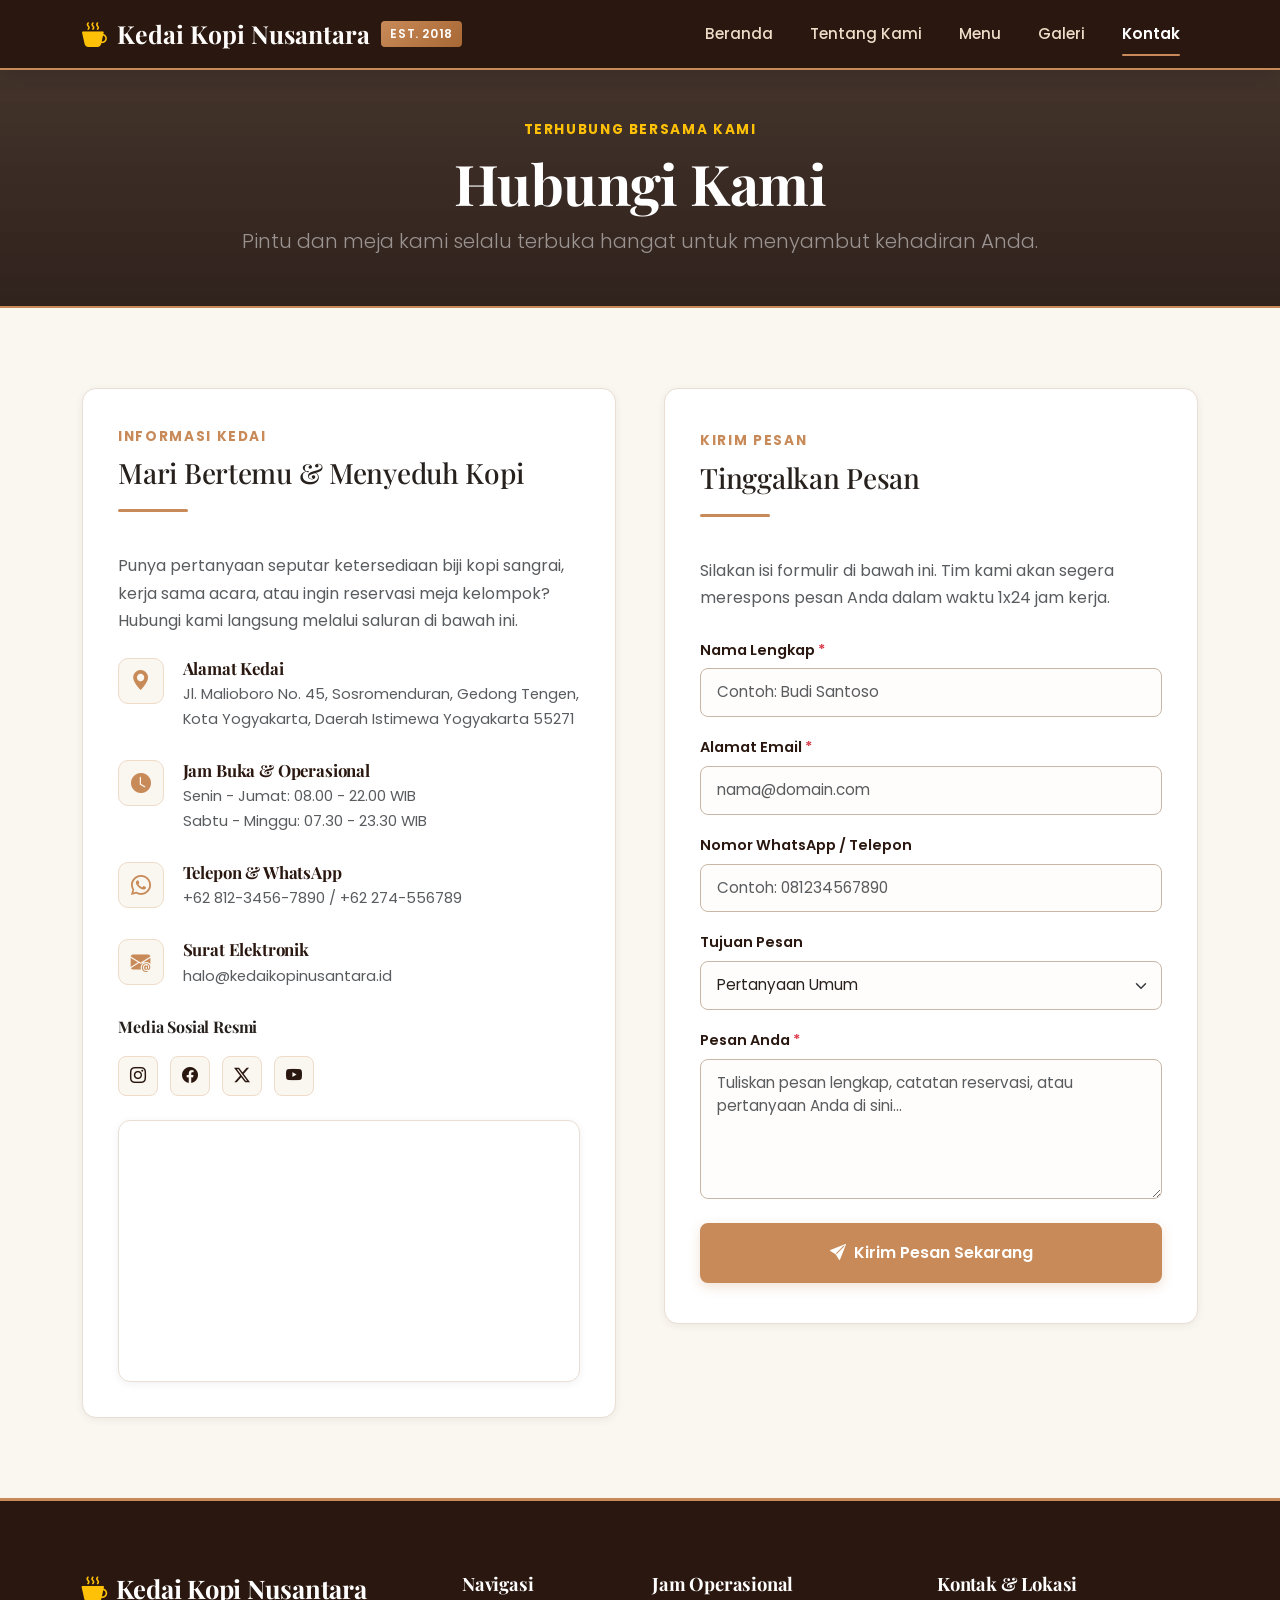
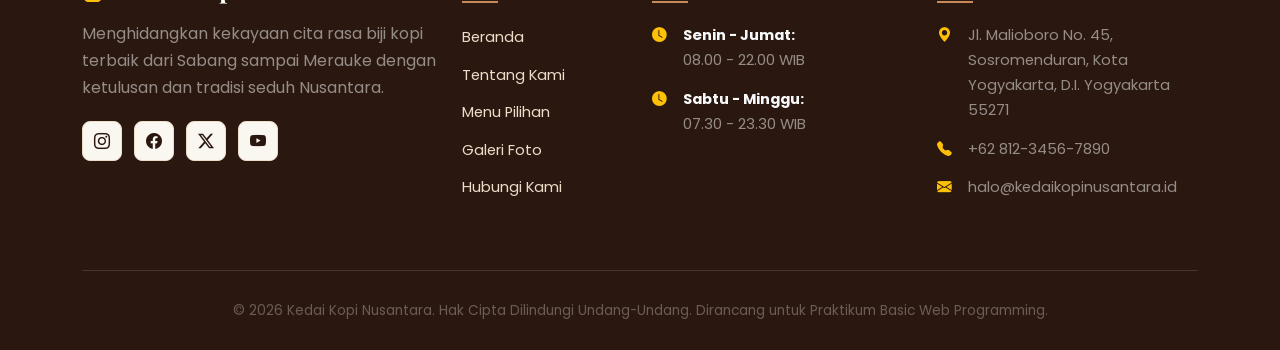
<file: contact.html>
<!DOCTYPE html>
<html lang="id">
<head>
  <meta charset="UTF-8">
  <meta name="viewport" content="width=device-width, initial-scale=1.0">
  <meta name="description" content="Hubungi Kedai Kopi Nusantara - Alamat, peta lokasi, jam buka operasional, kontak WhatsApp, dan formulir kirim pesan atau reservasi.">
  <meta name="keywords" content="kontak kedai kopi, alamat kedai kopi malioboro yogyakarta, jam buka kedai kopi, reservasi meja kedai kopi">
  <title>Kedai Kopi Nusantara - Kontak</title>

  <!-- Google Fonts -->
  <link rel="preconnect" href="https://fonts.googleapis.com">
  <link rel="preconnect" href="https://fonts.gstatic.com" crossorigin>
  <link href="https://fonts.googleapis.com/css2?family=Playfair+Display:ital,wght@0,600;0,700;0,800;1,600&family=Poppins:wght@300;400;500;600;700&display=swap" rel="stylesheet">

  <!-- Bootstrap 5.3 CDN CSS -->
  <link href="https://cdn.jsdelivr.net/npm/bootstrap@5.3.3/dist/css/bootstrap.min.css" rel="stylesheet" integrity="sha384-QWTKZyjpPEjISv5WaRU9OFeRpok6YctnYmDr5pNlyT2bRjXh0JMhjY6hW+ALEwIH" crossorigin="anonymous">
  
  <!-- Bootstrap Icons CDN -->
  <link rel="stylesheet" href="https://cdn.jsdelivr.net/npm/bootstrap-icons@1.11.3/font/bootstrap-icons.min.css">

  <!-- Custom CSS -->
  <link rel="stylesheet" href="style.css">
</head>
<body>

  <!-- Header & Navigasi Semantik -->
  <header class="main-header">
    <nav class="navbar navbar-expand-xl navbar-dark" aria-label="Navigasi Utama">
      <div class="container">
        <a class="navbar-brand" href="index.html">
          <i class="bi bi-cup-hot-fill text-warning"></i>
          <span>Kedai Kopi Nusantara</span>
          <span class="brand-badge d-none d-sm-inline-block">Est. 2018</span>
        </a>
        <button class="navbar-toggler" type="button" data-bs-toggle="collapse" data-bs-target="#navbarMain" aria-controls="navbarMain" aria-expanded="false" aria-label="Buka navigasi menu">
          <span class="navbar-toggler-icon"></span>
        </button>
        <div class="collapse navbar-collapse" id="navbarMain">
          <ul class="navbar-nav ms-auto mb-2 mb-xl-0 align-items-xl-center">
            <li class="nav-item">
              <a class="nav-link" href="index.html">Beranda</a>
            </li>
            <li class="nav-item">
              <a class="nav-link" href="about.html">Tentang Kami</a>
            </li>
            <li class="nav-item">
              <a class="nav-link" href="menu.html">Menu</a>
            </li>
            <li class="nav-item">
              <a class="nav-link" href="gallery.html">Galeri</a>
            </li>
            <li class="nav-item">
              <a class="nav-link active" aria-current="page" href="contact.html">Kontak</a>
            </li>
          </ul>
        </div>
      </div>
    </nav>
  </header>

  <!-- Konten Utama Semantik -->
  <main>
    <!-- Header Halaman -->
    <section class="page-title-section py-5 text-center text-white" aria-label="Judul Halaman">
      <div class="container">
        <span class="section-tag text-warning">Terhubung Bersama Kami</span>
        <h1 class="display-4 fw-bold text-white mb-2">Hubungi Kami</h1>
        <p class="lead text-white-50 mb-0">Pintu dan meja kami selalu terbuka hangat untuk menyambut kehadiran Anda.</p>
      </div>
    </section>

    <!-- Section Kontak Responsif: Mobile 1 kolom (info & peta atas, form bawah), Desktop 2 kolom sejajar -->
    <section class="section-padding" aria-label="Informasi dan Formulir Kontak">
      <div class="container">
        <div class="row g-5">
          <!-- Kolom Kiri: Informasi Kontak, Alamat, Jam Operasional, Medsos, dan Embed Peta -->
          <div class="col-12 col-lg-6">
            <article class="contact-info-card">
              <span class="section-tag">Informasi Kedai</span>
              <h2 class="h3 mb-3">Mari Bertemu & Menyeduh Kopi</h2>
              <div class="divider-coffee divider-coffee-start"></div>
              <p class="text-muted mb-4">
                Punya pertanyaan seputar ketersediaan biji kopi sangrai, kerja sama acara, atau ingin reservasi meja kelompok? Hubungi kami langsung melalui saluran di bawah ini.
              </p>

              <!-- Alamat -->
              <div class="contact-item">
                <div class="contact-icon">
                  <i class="bi bi-geo-alt-fill"></i>
                </div>
                <div>
                  <h3 class="h6 fw-bold">Alamat Kedai</h3>
                  <p class="text-muted">Jl. Malioboro No. 45, Sosromenduran, Gedong Tengen, Kota Yogyakarta, Daerah Istimewa Yogyakarta 55271</p>
                </div>
              </div>

              <!-- Jam Operasional -->
              <div class="contact-item">
                <div class="contact-icon">
                  <i class="bi bi-clock-fill"></i>
                </div>
                <div>
                  <h3 class="h6 fw-bold">Jam Buka & Operasional</h3>
                  <p class="text-muted">Senin - Jumat: 08.00 - 22.00 WIB<br>Sabtu - Minggu: 07.30 - 23.30 WIB</p>
                </div>
              </div>

              <!-- No Telepon / WA -->
              <div class="contact-item">
                <div class="contact-icon">
                  <i class="bi bi-whatsapp"></i>
                </div>
                <div>
                  <h3 class="h6 fw-bold">Telepon & WhatsApp</h3>
                  <p class="text-muted">+62 812-3456-7890 / +62 274-556789</p>
                </div>
              </div>

              <!-- Email -->
              <div class="contact-item">
                <div class="contact-icon">
                  <i class="bi bi-envelope-at-fill"></i>
                </div>
                <div>
                  <h3 class="h6 fw-bold">Surat Elektronik</h3>
                  <p class="text-muted">halo@kedaikopinusantara.id</p>
                </div>
              </div>

              <!-- Media Sosial -->
              <div class="mb-4">
                <h3 class="h6 fw-bold mb-2">Media Sosial Resmi</h3>
                <div class="social-links">
                  <a href="https://instagram.com" class="social-btn" aria-label="Kunjungi Instagram Kedai Kopi Nusantara" target="_blank" rel="noopener noreferrer">
                    <i class="bi bi-instagram"></i>
                  </a>
                  <a href="https://facebook.com" class="social-btn" aria-label="Kunjungi Facebook Kedai Kopi Nusantara" target="_blank" rel="noopener noreferrer">
                    <i class="bi bi-facebook"></i>
                  </a>
                  <a href="https://twitter.com" class="social-btn" aria-label="Kunjungi Twitter Kedai Kopi Nusantara" target="_blank" rel="noopener noreferrer">
                    <i class="bi bi-twitter-x"></i>
                  </a>
                  <a href="https://youtube.com" class="social-btn" aria-label="Kunjungi YouTube Kedai Kopi Nusantara" target="_blank" rel="noopener noreferrer">
                    <i class="bi bi-youtube"></i>
                  </a>
                </div>
              </div>

              <!-- Embed Peta Lokasi Google Maps Responsif -->
              <div class="map-container">
                <iframe 
                  src="https://www.google.com/maps/embed?pb=!1m18!1m12!1m3!1d3952.9734185703816!2d110.36384267499696!3d-7.792618992227184!2m3!1f0!2f0!3f0!3m2!1i1024!2i768!4f13.1!3m3!1m2!1s0x2e7a57885b5e982d%3A0xb35518b53dbd769c!2sJl.%20Malioboro%2C%20Sosromenduran%2C%20Gedong%20Tengen%2C%20Kota%20Yogyakarta%2C%20Daerah%20Istimewa%20Yogyakarta!5e0!3m2!1sid!2sid!4v1700000000000!5m2!1sid!2sid" 
                  title="Peta Lokasi Kedai Kopi Nusantara di Jalan Malioboro Yogyakarta" 
                  allowfullscreen="" 
                  loading="lazy" 
                  referrerpolicy="no-referrer-when-downgrade">
                </iframe>
              </div>
            </article>
          </div>

          <!-- Kolom Kanan: Form Kirim Pesan Statis -->
          <div class="col-12 col-lg-6">
            <article class="contact-form-card">
              <span class="section-tag">Kirim Pesan</span>
              <h2 class="h3 mb-3">Tinggalkan Pesan</h2>
              <div class="divider-coffee divider-coffee-start"></div>
              <p class="text-muted mb-4">
                Silakan isi formulir di bawah ini. Tim kami akan segera merespons pesan Anda dalam waktu 1x24 jam kerja.
              </p>

              <!-- Formulir Statis (HTML5 Semantik & Bebas Error Validasi) -->
              <form action="#" method="post" class="needs-validation">
                <!-- Input Nama -->
                <div class="mb-3">
                  <label for="senderName" class="form-label">Nama Lengkap <span class="text-danger">*</span></label>
                  <input type="text" class="form-control" id="senderName" name="senderName" placeholder="Contoh: Budi Santoso" required>
                </div>

                <!-- Input Email -->
                <div class="mb-3">
                  <label for="senderEmail" class="form-label">Alamat Email <span class="text-danger">*</span></label>
                  <input type="email" class="form-control" id="senderEmail" name="senderEmail" placeholder="nama@domain.com" required>
                </div>

                <!-- Input No HP / WA -->
                <div class="mb-3">
                  <label for="senderPhone" class="form-label">Nomor WhatsApp / Telepon</label>
                  <input type="tel" class="form-control" id="senderPhone" name="senderPhone" placeholder="Contoh: 081234567890">
                </div>

                <!-- Pilihan Keperluan / Subjek -->
                <div class="mb-3">
                  <label for="messageTopic" class="form-label">Tujuan Pesan</label>
                  <select class="form-select" id="messageTopic" name="messageTopic">
                    <option value="pertanyaan-umum">Pertanyaan Umum</option>
                    <option value="reservasi-meja">Reservasi Meja & Acara</option>
                    <option value="pembelian-biji">Pemesanan Biji Kopi Sangrai</option>
                    <option value="kritik-saran">Kritik & Saran</option>
                  </select>
                </div>

                <!-- Textarea Pesan -->
                <div class="mb-4">
                  <label for="messageContent" class="form-label">Pesan Anda <span class="text-danger">*</span></label>
                  <textarea class="form-control" id="messageContent" name="messageContent" rows="5" placeholder="Tuliskan pesan lengkap, catatan reservasi, atau pertanyaan Anda di sini..." required></textarea>
                </div>

                <!-- Tombol Submit Statis -->
                <button type="submit" class="btn btn-coffee w-100 py-3">
                  <i class="bi bi-send-fill me-2"></i>Kirim Pesan Sekarang
                </button>
              </form>
            </article>
          </div>
        </div>
      </div>
    </section>
  </main>

  <!-- Footer Semantik -->
  <footer class="main-footer">
    <div class="container">
      <div class="row g-4">
        <!-- Kolom Profil -->
        <div class="col-12 col-md-6 col-lg-4">
          <h3 class="footer-brand">
            <i class="bi bi-cup-hot-fill text-warning me-2"></i>Kedai Kopi Nusantara
          </h3>
          <p class="text-white-50">Menghidangkan kekayaan cita rasa biji kopi terbaik dari Sabang sampai Merauke dengan ketulusan dan tradisi seduh Nusantara.</p>
          <div class="social-links">
            <a href="https://instagram.com" class="social-btn" aria-label="Instagram Kedai Kopi Nusantara" target="_blank" rel="noopener noreferrer"><i class="bi bi-instagram"></i></a>
            <a href="https://facebook.com" class="social-btn" aria-label="Facebook Kedai Kopi Nusantara" target="_blank" rel="noopener noreferrer"><i class="bi bi-facebook"></i></a>
            <a href="https://twitter.com" class="social-btn" aria-label="Twitter Kedai Kopi Nusantara" target="_blank" rel="noopener noreferrer"><i class="bi bi-twitter-x"></i></a>
            <a href="https://youtube.com" class="social-btn" aria-label="YouTube Kedai Kopi Nusantara" target="_blank" rel="noopener noreferrer"><i class="bi bi-youtube"></i></a>
          </div>
        </div>

        <!-- Kolom Navigasi Cepat -->
        <div class="col-12 col-md-6 col-lg-2">
          <h4 class="footer-heading">Navigasi</h4>
          <ul class="footer-links">
            <li><a href="index.html">Beranda</a></li>
            <li><a href="about.html">Tentang Kami</a></li>
            <li><a href="menu.html">Menu Pilihan</a></li>
            <li><a href="gallery.html">Galeri Foto</a></li>
            <li><a href="contact.html">Hubungi Kami</a></li>
          </ul>
        </div>

        <!-- Kolom Jam Operasional -->
        <div class="col-12 col-md-6 col-lg-3">
          <h4 class="footer-heading">Jam Operasional</h4>
          <div class="footer-info-item text-white-50">
            <i class="bi bi-clock-fill text-warning me-1"></i>
            <div>
              <strong class="d-block text-light">Senin - Jumat:</strong>
              <span>08.00 - 22.00 WIB</span>
            </div>
          </div>
          <div class="footer-info-item text-white-50 mt-2">
            <i class="bi bi-clock-fill text-warning me-1"></i>
            <div>
              <strong class="d-block text-light">Sabtu - Minggu:</strong>
              <span>07.30 - 23.30 WIB</span>
            </div>
          </div>
        </div>

        <!-- Kolom Alamat & Kontak -->
        <div class="col-12 col-md-6 col-lg-3">
          <h4 class="footer-heading">Kontak & Lokasi</h4>
          <div class="footer-info-item text-white-50">
            <i class="bi bi-geo-alt-fill text-warning me-1"></i>
            <span>Jl. Malioboro No. 45, Sosromenduran, Kota Yogyakarta, D.I. Yogyakarta 55271</span>
          </div>
          <div class="footer-info-item text-white-50">
            <i class="bi bi-telephone-fill text-warning me-1"></i>
            <span>+62 812-3456-7890</span>
          </div>
          <div class="footer-info-item text-white-50">
            <i class="bi bi-envelope-fill text-warning me-1"></i>
            <span>halo@kedaikopinusantara.id</span>
          </div>
        </div>
      </div>

      <!-- Copyright Bar -->
      <div class="footer-bottom text-center">
        <p class="mb-0">&copy; 2026 Kedai Kopi Nusantara. Hak Cipta Dilindungi Undang-Undang. Dirancang untuk Praktikum Basic Web Programming.</p>
      </div>
    </div>
  </footer>

  <!-- Bootstrap 5.3 JS Bundle (Navbar Toggle Functionality) -->
  <script src="https://cdn.jsdelivr.net/npm/bootstrap@5.3.3/dist/js/bootstrap.bundle.min.js" integrity="sha384-YvpcrYf0tY3lHB60NNkmXc5s9fDVZLESaAA55NDzOxhy9GkcIdslK1eN7N6jIeHz" crossorigin="anonymous"></script>
</body>
</html>
</file>
<file: style.css>
/* ==========================================================================
   Kedai Kopi Nusantara - Master Style Sheet
   Designed for Basic Web Programming Project
   Pure CSS3 with Custom Variables, Typography, and Bootstrap 5.3 Overrides
   ========================================================================== */

/* --------------------------------------------------------------------------
   1. CSS Custom Properties (Design Tokens)
   -------------------------------------------------------------------------- */
:root {
  /* Coffee Theme Color Palette */
  --color-espresso: #2A1810;
  --color-espresso-dark: #1E100A;
  --color-roast: #462A1E;
  --color-caramel: #C88A58;
  --color-caramel-hover: #B37442;
  --color-latte: #EEDCC8;
  --color-cream: #FAF6F0;
  --color-cream-light: #FFFDFB;
  --color-card-bg: #FFFFFF;
  
  /* Text & Border Colors */
  --color-text-main: #27211E;
  --color-text-muted: #6B5D55;
  --color-border-subtle: #E8DED4;
  --color-border-strong: #C8B6A6;

  /* Typography */
  --font-heading: 'Playfair Display', Georgia, serif;
  --font-body: 'Poppins', -apple-system, BlinkMacSystemFont, 'Segoe UI', Roboto, sans-serif;

  /* Transitions & Shadows */
  --transition-fast: all 0.25s ease-in-out;
  --transition-smooth: all 0.35s cubic-bezier(0.25, 0.8, 0.25, 1);
  --shadow-sm: 0 2px 8px rgba(42, 24, 16, 0.06);
  --shadow-md: 0 8px 24px rgba(42, 24, 16, 0.09);
  --shadow-lg: 0 16px 36px rgba(42, 24, 16, 0.14);
}

/* --------------------------------------------------------------------------
   2. Base & Reset
   -------------------------------------------------------------------------- */
html {
  scroll-behavior: smooth;
}

body {
  font-family: var(--font-body);
  color: var(--color-text-main);
  background-color: var(--color-cream);
  line-height: 1.7;
  overflow-x: hidden;
}

h1, h2, h3, h4, h5, h6 {
  font-family: var(--font-heading);
  color: var(--color-espresso);
  font-weight: 700;
  letter-spacing: -0.01em;
}

p {
  color: var(--color-text-muted);
  margin-bottom: 1.25rem;
}

a {
  color: var(--color-caramel);
  text-decoration: none;
  transition: var(--transition-fast);
}

a:hover {
  color: var(--color-caramel-hover);
}

/* --------------------------------------------------------------------------
   3. Header & Navigation (Bootstrap 5 Overrides)
   -------------------------------------------------------------------------- */
.main-header {
  background-color: var(--color-espresso);
  position: sticky;
  top: 0;
  z-index: 1050;
  box-shadow: 0 4px 20px rgba(0, 0, 0, 0.15);
  border-bottom: 2px solid var(--color-caramel);
}

.navbar-brand {
  font-family: var(--font-heading);
  font-size: 1.55rem;
  font-weight: 700;
  color: var(--color-cream-light) !important;
  display: flex;
  align-items: center;
  gap: 0.65rem;
}

.navbar-brand .brand-badge {
  background: linear-gradient(135deg, var(--color-caramel), #A86835);
  color: #FFFFFF;
  font-size: 0.75rem;
  padding: 0.2rem 0.6rem;
  border-radius: 4px;
  letter-spacing: 0.05em;
  text-transform: uppercase;
  font-family: var(--font-body);
  font-weight: 600;
}

.navbar-nav .nav-link {
  font-family: var(--font-body);
  font-size: 0.95rem;
  font-weight: 500;
  color: var(--color-latte) !important;
  padding: 0.75rem 1.15rem !important;
  position: relative;
  transition: var(--transition-fast);
}

.navbar-nav .nav-link:hover {
  color: #FFFFFF !important;
}

.navbar-nav .nav-link.active {
  color: #FFFFFF !important;
  font-weight: 600;
}

.navbar-nav .nav-link.active::after {
  content: '';
  position: absolute;
  bottom: 0.2rem;
  left: 1.15rem;
  right: 1.15rem;
  height: 2px;
  background-color: var(--color-caramel);
  border-radius: 2px;
}

.navbar-toggler {
  border: 1px solid var(--color-caramel);
  padding: 0.4rem 0.65rem;
}

.navbar-toggler:focus {
  box-shadow: 0 0 0 0.2rem rgba(200, 138, 88, 0.35);
}

.navbar-toggler-icon {
  filter: invert(1) brightness(0.9);
}

/* --------------------------------------------------------------------------
   4. Hero Section
   -------------------------------------------------------------------------- */
.hero-section {
  position: relative;
  background: linear-gradient(rgba(42, 24, 16, 0.82), rgba(30, 16, 10, 0.88)),
              url('https://images.unsplash.com/photo-1501339847302-ac426a4a7cbb?auto=format&fit=crop&w=1920&q=80') center/cover no-repeat;
  color: var(--color-cream-light);
  padding: 6.5rem 0;
  text-align: center;
}

.hero-section .hero-badge {
  display: inline-block;
  background-color: rgba(200, 138, 88, 0.2);
  border: 1px solid var(--color-caramel);
  color: var(--color-latte);
  padding: 0.4rem 1.25rem;
  border-radius: 50px;
  font-size: 0.85rem;
  letter-spacing: 0.1em;
  text-transform: uppercase;
  margin-bottom: 1.5rem;
  font-weight: 600;
}

.hero-title {
  font-size: clamp(2.2rem, 5vw, 3.75rem);
  font-weight: 800;
  color: #FFFFFF;
  line-height: 1.2;
  margin-bottom: 1.5rem;
}

.hero-subtitle {
  font-size: clamp(1rem, 2vw, 1.25rem);
  color: var(--color-latte);
  max-width: 720px;
  margin-left: auto;
  margin-right: auto;
  margin-bottom: 2.5rem;
}

.page-title-section {
  background: linear-gradient(rgba(42, 24, 16, 0.88), rgba(30, 16, 10, 0.92)),
              url('https://images.unsplash.com/photo-1447933601403-0c6688de566e?auto=format&fit=crop&w=1920&q=80') center/cover no-repeat;
  border-bottom: 2px solid var(--color-caramel);
}

.cta-banner-card {
  background: linear-gradient(135deg, var(--color-espresso), var(--color-roast));
}

/* --------------------------------------------------------------------------
   5. Buttons & Badges
   -------------------------------------------------------------------------- */
.btn-coffee {
  background-color: var(--color-caramel);
  color: #FFFFFF;
  font-weight: 600;
  padding: 0.75rem 1.85rem;
  border-radius: 8px;
  border: 2px solid var(--color-caramel);
  box-shadow: 0 4px 12px rgba(200, 138, 88, 0.25);
  transition: var(--transition-smooth);
}

.btn-coffee:hover, .btn-coffee:focus {
  background-color: var(--color-caramel-hover);
  border-color: var(--color-caramel-hover);
  color: #FFFFFF;
  transform: translateY(-2px);
  box-shadow: 0 6px 18px rgba(200, 138, 88, 0.35);
}

.btn-outline-coffee {
  background-color: transparent;
  color: var(--color-latte);
  font-weight: 600;
  padding: 0.75rem 1.85rem;
  border-radius: 8px;
  border: 2px solid var(--color-latte);
  transition: var(--transition-smooth);
}

.btn-outline-coffee:hover, .btn-outline-coffee:focus {
  background-color: var(--color-latte);
  color: var(--color-espresso);
  transform: translateY(-2px);
  box-shadow: 0 6px 18px rgba(238, 220, 200, 0.25);
}

.btn-espresso {
  background-color: var(--color-espresso);
  color: #FFFFFF;
  font-weight: 600;
  padding: 0.75rem 1.85rem;
  border-radius: 8px;
  border: 2px solid var(--color-espresso);
  transition: var(--transition-smooth);
}

.btn-espresso:hover, .btn-espresso:focus {
  background-color: var(--color-roast);
  border-color: var(--color-roast);
  color: #FFFFFF;
  transform: translateY(-2px);
  box-shadow: var(--shadow-md);
}

.badge-price {
  background-color: var(--color-espresso);
  color: var(--color-latte);
  font-size: 0.95rem;
  font-weight: 700;
  padding: 0.4rem 0.85rem;
  border-radius: 6px;
  letter-spacing: 0.02em;
}

/* --------------------------------------------------------------------------
   6. Section Typography & Dividers
   -------------------------------------------------------------------------- */
.section-padding {
  padding: 5rem 0;
}

.section-padding-sm {
  padding: 3.5rem 0;
}

.section-tag {
  color: var(--color-caramel);
  font-weight: 700;
  font-size: 0.85rem;
  text-transform: uppercase;
  letter-spacing: 0.12em;
  margin-bottom: 0.5rem;
  display: block;
}

.section-title {
  font-size: clamp(1.8rem, 3.5vw, 2.65rem);
  margin-bottom: 1rem;
}

.section-desc {
  max-width: 640px;
  margin-left: auto;
  margin-right: auto;
  font-size: 1.05rem;
}

.divider-coffee {
  width: 70px;
  height: 3px;
  background-color: var(--color-caramel);
  margin: 1.25rem auto 2.5rem;
  border-radius: 2px;
}

.divider-coffee-start {
  margin-left: 0;
  margin-right: auto;
}

/* --------------------------------------------------------------------------
   7. Cards & Custom Boxes
   -------------------------------------------------------------------------- */
/* Feature Cards (Keunggulan) */
.card-feature {
  background-color: var(--color-card-bg);
  border: 1px solid var(--color-border-subtle);
  border-radius: 12px;
  padding: 2.2rem 1.5rem;
  text-align: center;
  box-shadow: var(--shadow-sm);
  transition: var(--transition-smooth);
  height: 100%;
}

.card-feature:hover {
  transform: translateY(-8px);
  border-color: var(--color-caramel);
  box-shadow: var(--shadow-lg);
}

.card-feature .feature-icon-wrapper {
  width: 72px;
  height: 72px;
  margin: 0 auto 1.5rem;
  display: flex;
  align-items: center;
  justify-content: center;
  background-color: var(--color-cream);
  border: 2px solid var(--color-latte);
  border-radius: 50%;
  color: var(--color-caramel);
  font-size: 1.85rem;
  transition: var(--transition-fast);
}

.card-feature:hover .feature-icon-wrapper {
  background-color: var(--color-caramel);
  color: #FFFFFF;
  border-color: var(--color-caramel);
}

.card-feature .feature-title {
  font-size: 1.25rem;
  margin-bottom: 0.85rem;
}

.card-feature .feature-text {
  font-size: 0.92rem;
  margin-bottom: 0;
}

/* Local Origin Cards (Ringkasan Kedai) */
.card-origin {
  background-color: var(--color-card-bg);
  border: 1px solid var(--color-border-subtle);
  border-radius: 12px;
  overflow: hidden;
  box-shadow: var(--shadow-sm);
  transition: var(--transition-smooth);
  height: 100%;
}

.card-origin:hover {
  transform: translateY(-6px);
  border-color: var(--color-caramel);
  box-shadow: var(--shadow-md);
}

.card-origin img {
  width: 100%;
  height: 200px;
  object-fit: cover;
  transition: var(--transition-smooth);
}

.card-origin:hover img {
  transform: scale(1.05);
}

.card-origin .card-body {
  padding: 1.5rem;
}

.card-origin .origin-tag {
  font-size: 0.75rem;
  font-weight: 700;
  text-transform: uppercase;
  color: var(--color-caramel);
  letter-spacing: 0.08em;
  margin-bottom: 0.35rem;
  display: block;
}

/* Menu Cards */
.card-menu {
  background-color: var(--color-card-bg);
  border: 1px solid var(--color-border-subtle);
  border-radius: 14px;
  overflow: hidden;
  box-shadow: var(--shadow-sm);
  transition: var(--transition-smooth);
}

.card-menu:hover {
  transform: translateY(-7px);
  border-color: var(--color-caramel);
  box-shadow: var(--shadow-lg);
}

.card-menu .menu-img-wrapper {
  overflow: hidden;
  position: relative;
}

.card-menu .menu-img-wrapper img {
  width: 100%;
  height: 240px;
  object-fit: cover;
  transition: var(--transition-smooth);
}

.card-menu:hover .menu-img-wrapper img {
  transform: scale(1.06);
}

.card-menu .card-body {
  padding: 1.75rem;
  display: flex;
  flex-direction: column;
  justify-content: space-between;
}

.card-menu .menu-title {
  font-size: 1.3rem;
  margin-bottom: 0.65rem;
}

.card-menu .menu-desc {
  font-size: 0.92rem;
  margin-bottom: 1.25rem;
}

/* Team Profile Cards */
.card-team {
  background-color: var(--color-card-bg);
  border: 1px solid var(--color-border-subtle);
  border-radius: 14px;
  overflow: hidden;
  box-shadow: var(--shadow-sm);
  transition: var(--transition-smooth);
  text-align: center;
}

.card-team:hover {
  transform: translateY(-8px);
  border-color: var(--color-caramel);
  box-shadow: var(--shadow-lg);
}

.card-team .team-img-wrapper {
  position: relative;
  overflow: hidden;
  height: 320px;
}

.card-team .team-img-wrapper img {
  width: 100%;
  height: 100%;
  object-fit: cover;
  transition: var(--transition-smooth);
}

.card-team:hover .team-img-wrapper img {
  transform: scale(1.05);
}

.card-team .card-body {
  padding: 1.75rem 1.5rem;
}

.card-team .team-role {
  color: var(--color-caramel);
  font-weight: 600;
  font-size: 0.88rem;
  text-transform: uppercase;
  letter-spacing: 0.06em;
  margin-bottom: 0.5rem;
}

.card-team .team-name {
  font-size: 1.35rem;
  margin-bottom: 0.75rem;
}

.card-team .team-bio {
  font-size: 0.9rem;
  margin-bottom: 0;
}

/* Visi & Misi Box */
.card-vision-mission {
  background-color: var(--color-card-bg);
  border: 1px solid var(--color-border-subtle);
  border-left: 5px solid var(--color-caramel);
  border-radius: 12px;
  padding: 2.2rem;
  box-shadow: var(--shadow-sm);
  height: 100%;
  transition: var(--transition-fast);
}

.card-vision-mission:hover {
  box-shadow: var(--shadow-md);
  border-color: var(--color-caramel);
}

.card-vision-mission ul {
  padding-left: 1.25rem;
  margin-bottom: 0;
}

.card-vision-mission li {
  margin-bottom: 0.65rem;
  color: var(--color-text-muted);
}

/* --------------------------------------------------------------------------
   8. Gallery Grid & Figures
   -------------------------------------------------------------------------- */
.gallery-figure {
  margin: 0;
  position: relative;
  border-radius: 12px;
  overflow: hidden;
  box-shadow: var(--shadow-sm);
  background-color: var(--color-espresso);
  border: 1px solid var(--color-border-subtle);
  transition: var(--transition-smooth);
}

.gallery-figure:hover {
  transform: translateY(-5px);
  border-color: var(--color-caramel);
  box-shadow: var(--shadow-lg);
}

.gallery-figure img {
  width: 100%;
  height: 230px;
  object-fit: cover;
  display: block;
  transition: var(--transition-smooth);
}

.gallery-figure:hover img {
  transform: scale(1.08);
  opacity: 0.88;
}

.gallery-caption {
  position: absolute;
  bottom: 0;
  left: 0;
  right: 0;
  padding: 1.5rem 1rem 0.85rem;
  background: linear-gradient(transparent, rgba(30, 16, 10, 0.92));
  color: #FFFFFF;
  font-size: 0.88rem;
  font-weight: 500;
  text-align: center;
  transition: var(--transition-fast);
}

/* --------------------------------------------------------------------------
   9. Contact Page Components
   -------------------------------------------------------------------------- */
.contact-info-card {
  background-color: var(--color-card-bg);
  border: 1px solid var(--color-border-subtle);
  border-radius: 14px;
  padding: 2.2rem;
  box-shadow: var(--shadow-sm);
  height: 100%;
}

.contact-item {
  display: flex;
  align-items: flex-start;
  gap: 1.15rem;
  margin-bottom: 1.75rem;
}

.contact-icon {
  width: 46px;
  height: 46px;
  min-width: 46px;
  border-radius: 10px;
  background-color: var(--color-cream);
  border: 1px solid var(--color-latte);
  color: var(--color-caramel);
  display: flex;
  align-items: center;
  justify-content: center;
  font-size: 1.25rem;
}

.contact-item h3 {
  font-size: 1.05rem;
  margin-bottom: 0.25rem;
  color: var(--color-espresso);
}

.contact-item p {
  margin-bottom: 0;
  font-size: 0.92rem;
}

.contact-form-card {
  background-color: var(--color-card-bg);
  border: 1px solid var(--color-border-subtle);
  border-radius: 14px;
  padding: 2.5rem 2.2rem;
  box-shadow: var(--shadow-sm);
}

.form-label {
  font-weight: 600;
  font-size: 0.9rem;
  color: var(--color-espresso);
  margin-bottom: 0.4rem;
}

.form-control, .form-select {
  border: 1px solid var(--color-border-strong);
  border-radius: 8px;
  padding: 0.75rem 1rem;
  font-size: 0.95rem;
  color: var(--color-text-main);
  background-color: var(--color-cream-light);
  transition: var(--transition-fast);
}

.form-control:focus, .form-select:focus {
  border-color: var(--color-caramel);
  background-color: #FFFFFF;
  box-shadow: 0 0 0 0.2rem rgba(200, 138, 88, 0.22);
}

.map-container {
  border-radius: 12px;
  overflow: hidden;
  border: 1px solid var(--color-border-subtle);
  box-shadow: var(--shadow-sm);
  margin-top: 1.5rem;
}

.map-container iframe {
  width: 100%;
  height: 260px;
  border: 0;
  display: block;
}

.social-links {
  display: flex;
  gap: 0.75rem;
  margin-top: 1.25rem;
}

.social-btn {
  width: 40px;
  height: 40px;
  display: flex;
  align-items: center;
  justify-content: center;
  background-color: var(--color-cream);
  border: 1px solid var(--color-latte);
  color: var(--color-espresso);
  border-radius: 8px;
  transition: var(--transition-fast);
}

.social-btn:hover {
  background-color: var(--color-caramel);
  border-color: var(--color-caramel);
  color: #FFFFFF;
}

/* --------------------------------------------------------------------------
   10. Footer Section
   -------------------------------------------------------------------------- */
.main-footer {
  background-color: var(--color-espresso);
  color: var(--color-latte);
  padding: 4.5rem 0 1.75rem;
  border-top: 3px solid var(--color-caramel);
}

.footer-brand {
  font-family: var(--font-heading);
  font-size: 1.6rem;
  font-weight: 700;
  color: #FFFFFF;
  margin-bottom: 1rem;
}

.footer-heading {
  font-family: var(--font-heading);
  color: #FFFFFF;
  font-size: 1.15rem;
  margin-bottom: 1.25rem;
  position: relative;
  padding-bottom: 0.5rem;
}

.footer-heading::after {
  content: '';
  position: absolute;
  bottom: 0;
  left: 0;
  width: 36px;
  height: 2px;
  background-color: var(--color-caramel);
}

.footer-links {
  list-style: none;
  padding: 0;
  margin: 0;
}

.footer-links li {
  margin-bottom: 0.65rem;
}

.footer-links a {
  color: var(--color-latte);
  font-size: 0.92rem;
  transition: var(--transition-fast);
}

.footer-links a:hover {
  color: #FFFFFF;
  padding-left: 5px;
}

.footer-info-item {
  display: flex;
  align-items: flex-start;
  gap: 0.75rem;
  margin-bottom: 0.85rem;
  font-size: 0.92rem;
}

.footer-bottom {
  border-top: 1px solid rgba(238, 220, 200, 0.15);
  padding-top: 1.75rem;
  margin-top: 3.5rem;
  font-size: 0.85rem;
  color: rgba(238, 220, 200, 0.7);
}

/* --------------------------------------------------------------------------
   11. Responsive Adjustments
   -------------------------------------------------------------------------- */
@media (max-width: 576px) {
  .section-padding {
    padding: 3.5rem 0;
  }
  
  .hero-section {
    padding: 4.5rem 0;
  }
  
  .gallery-figure img {
    height: 160px;
  }
  
  .contact-form-card,
  .contact-info-card {
    padding: 1.75rem 1.25rem;
  }
}
</file>
